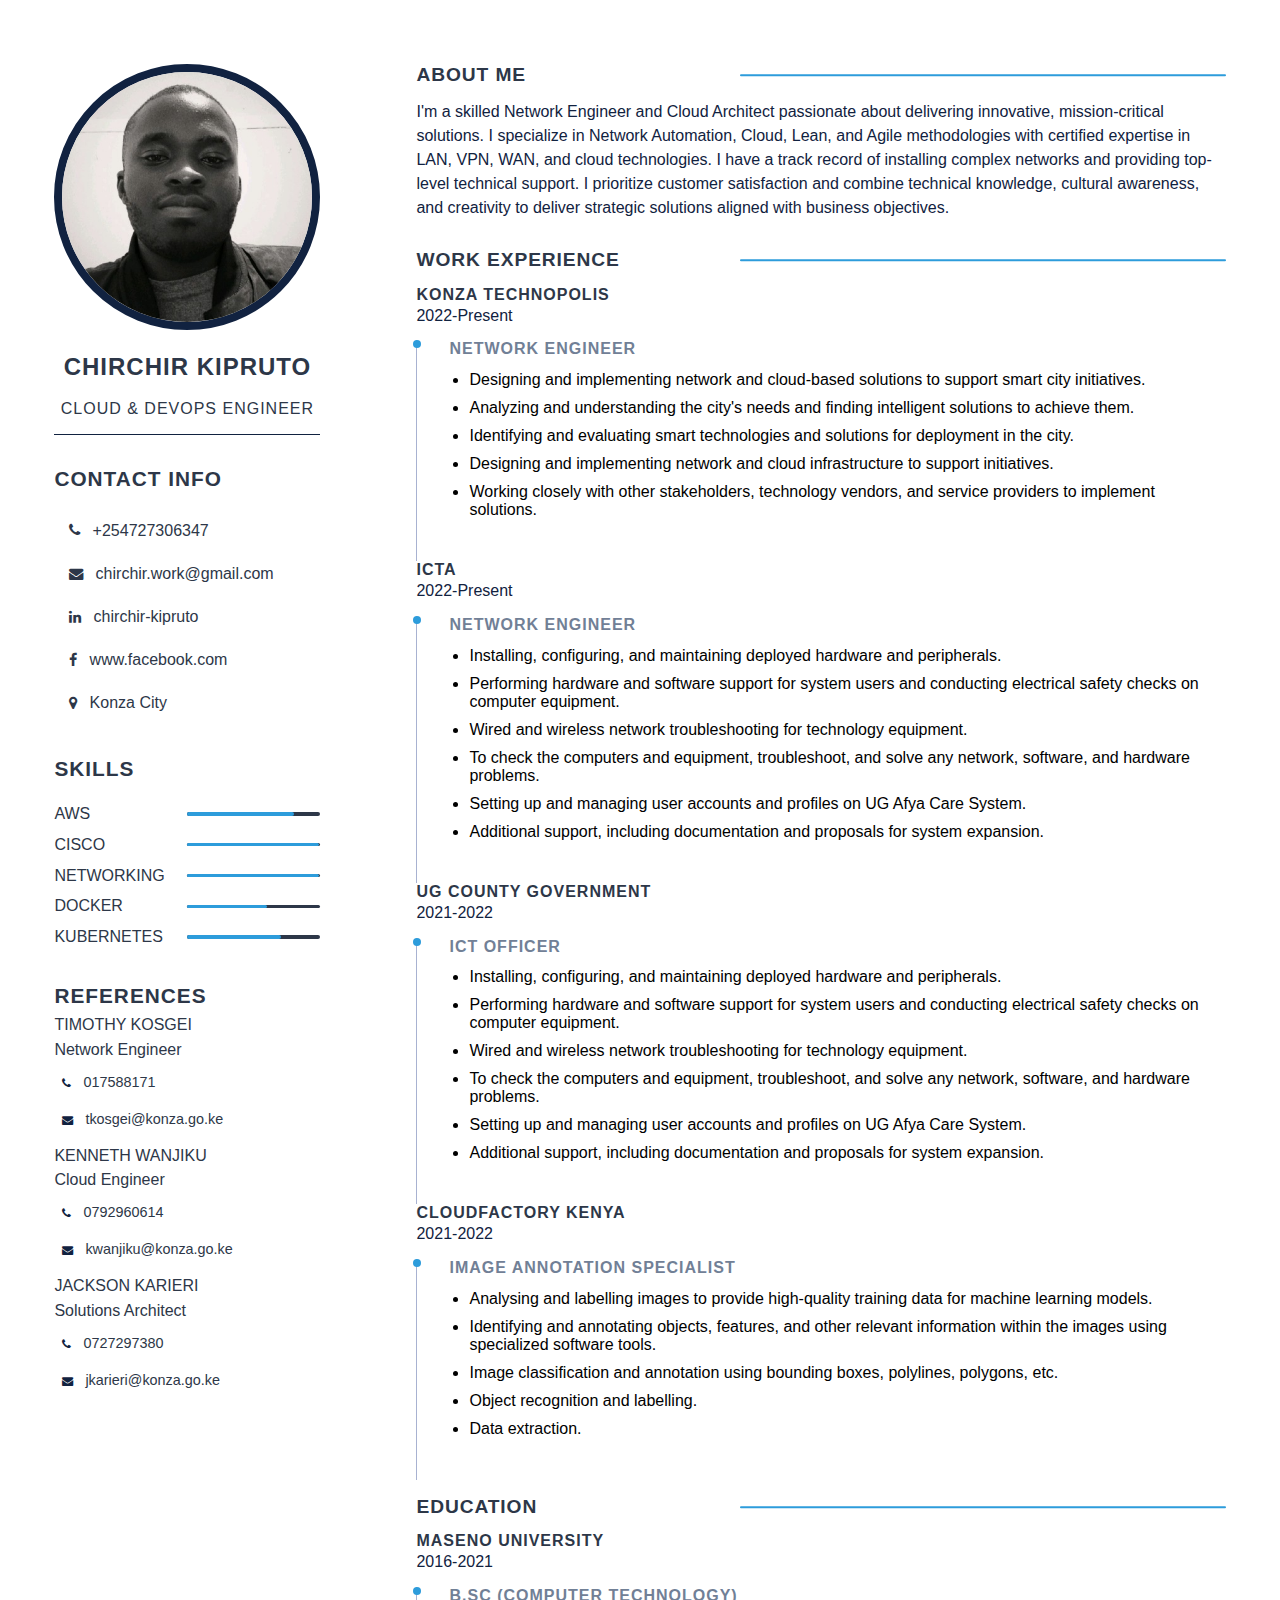
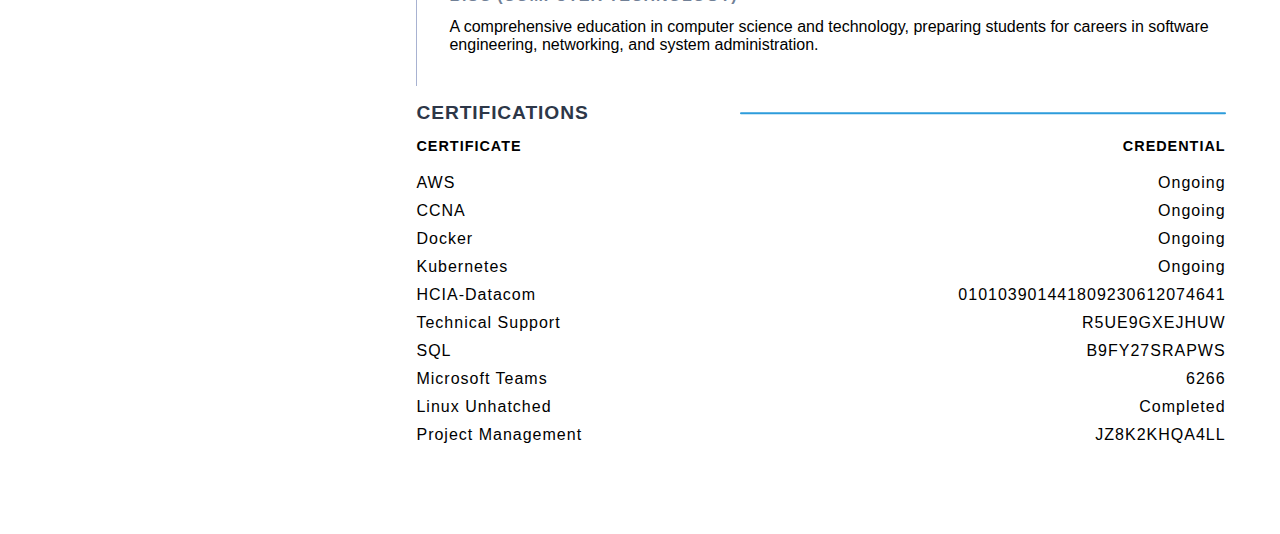
<file: index.html>
<!DOCTYPE html>
<html lang="en">
<head>
    <meta charset="UTF-8">
    <meta http-equiv="X-UA-Compatible" content="IE=edge">
    <meta name="viewport" content="width=device-width, initial-scale=1.0">
    <title>Resume</title>
    <link rel="stylesheet" href="style.css">
    <link rel="preconnect" href="https://fonts.googleapis.com">
    <link rel="preconnect" href="https://fonts.gstatic.com" crossorigin>
    <link href="https://fonts.googleapis.com/css2?family=Lato:wght@100;300;400;700&display=swap" rel="stylesheet">
    <link rel="stylesheet" href="https://cdnjs.cloudflare.com/ajax/libs/font-awesome/4.7.0/css/font-awesome.min.css">
</head>
<body>
    <main class="main-content">
    <section class="left-section">
        <div class="left-content">
            <div class="profile">
                <div class="image">
                <img src="Profile.jpg" alt="">
                </div>
                <h2 class="name">Chirchir Kipruto</h2>
                <p class="career">Cloud & DevOps Engineer</p>
            </div>
            <div class="contact-info">
                <h3 class="main-title">Contact Info</h3>
                <ul>
                    <li>
                        <i class="fa fa-phone"></i>
                        +254727306347
                    </li>
                    <li>
                        <i class="fa fa-envelope"></i>
                        chirchir.work@gmail.com
                    </li>
                    <li>
                        <i class="fa fa-linkedin"></i>
                        chirchir-kipruto
                    </li>
                    <li>
                        <i class="fa fa-facebook"></i>
                        www.facebook.com
                    </li>
                    <li>
                        <i class="fa fa-map-marker"></i>
                        Konza City
                    </li>
                </ul>
            </div>
            <div class="skills-section">
                <h3 class="main-title">Skills</h3>
                <ul>
                    <li>
                        <p class="Skill-title">AWS</p>
                        <div class="progress-bar">
                            <div class="progress AWS-progress"></div>
                        </div>
                    </li>
                    <li>
                        <p class="Skill-title">Cisco</p>
                        <div class="progress-bar">
                            <div class="progress Cisco-progress"></div>
                        </div>
                    </li>
                    <li>
                        <p class="Skill-title">Networking</p>
                        <div class="progress-bar">
                            <div class="progress Networking-progress"></div>
                        </div>
                    </li>
                    <li>
                        <p class="Skill-title">Docker</p>
                        <div class="progress-bar">
                            <div class="progress Docker-progress"></div>
                        </div>
                    </li>
                    <li>
                        <p class="Skill-title">Kubernetes</p>
                        <div class="progress-bar">
                            <div class="progress Kubernetes-progress"></div>
                        </div>
                    </li>
                </ul>
            </div>
            <div class="references-section">
                    <h3 Class="main-title">References</h3>
                    <div class="referee">
                        <p class="sub-title">Timothy Kosgei</p>
                        <p class="sub-para">Network Engineer</p>
                        <ul>
                            <li>
                                <i class="fa fa-phone"></i>
                                017588171
                            </li>
                            <li>
                                <i class="fa fa-envelope"></i>
                                tkosgei@konza.go.ke
                            </li>
                        </ul>
                        <p class="sub-title">Kenneth Wanjiku</p>
                        <p class="sub-para">Cloud Engineer</p>
                        <ul>
                            <li>
                                <i class="fa fa-phone"></i>
                                0792960614
                            </li>
                            <li>
                                <i class="fa fa-envelope"></i>
                                kwanjiku@konza.go.ke
                            </li>
                        </ul>
                        <p class="sub-title">Jackson Karieri</p>
                        <p class="sub-para">Solutions  Architect</p>
                        <ul>
                            <li>
                                <i class="fa fa-phone"></i>
                                0727297380
                            </li>
                            <li>
                                <i class="fa fa-envelope"></i>
                                jkarieri@konza.go.ke
                            </li>
                        </ul>
                    </div>
            </div>
        </div>
    </section>
    <section class="right-section">
        <div class="right-main-content">
            <section class="about sect">
                <h2 class="right-title">About Me</h2>
                <p class="para">
                    I'm a skilled Network Engineer and Cloud Architect passionate about delivering innovative, mission-critical solutions. I specialize in Network Automation, Cloud, Lean, and Agile methodologies with certified expertise in LAN, VPN, WAN, and cloud technologies. I have a track record of installing complex networks and providing top-level technical support. I prioritize customer satisfaction and combine technical knowledge, cultural awareness, and creativity to deliver strategic solutions aligned with business objectives.
                </p>
            </section>
            <section class="experience sect">
                <h3 class="right-title">Work Experience</h2>
                <div class="timeline">
                    <div class="left-tl-content">
                        <h5 class="tl-title">Konza Technopolis</h5>
                        <p class="para">2022-Present</p>
                    </div>
                    <div class="right-tl-content">
                        <div class="tl-content">
                            <h5 class="tl-title-2">Network Engineer</h5>
                                <div class="roles">
                                <ul>
                                    <li>Designing and implementing network and cloud-based solutions to support smart city initiatives.</li>
                                    <li>Analyzing and understanding the city's needs and finding intelligent solutions to achieve them.</li>
                                    <li>Identifying and evaluating smart technologies and solutions for deployment in the city.</li>
                                    <li>Designing and implementing network and cloud infrastructure to support initiatives.</li>
                                    <li>Working closely with other stakeholders, technology vendors, and service providers to implement solutions.</li>
                                </ul>
                                </div>
                        </div>
                    </div>
                </div>
                <div class="timeline">
                    <div class="left-tl-content">
                        <h5 class="tl-title">ICTA</h5>
                        <p class="para">2022-Present</p>
                    </div>
                    <div class="right-tl-content">
                        <div class="tl-content">
                            <h5 class="tl-title-2">Network Engineer</h5>
                            <div class="roles">
                            <ul>
                                <li>Installing, configuring, and maintaining deployed hardware and peripherals.</li>
                                <li>Performing hardware and software support for system users and conducting electrical safety checks on computer equipment.</li>
                                <li>Wired and wireless network troubleshooting for technology equipment.</li>
                                <li>To check the computers and equipment, troubleshoot, and solve any network, software, and hardware problems.</li>
                                <li>Setting up and managing user accounts and profiles on UG Afya Care System.</li>
                                <li>Additional support, including documentation and proposals for system expansion.</li>
                            </ul>
                            </div>
                        </div>
                    </div>
                </div>
                <div class="timeline">
                    <div class="left-tl-content">
                        <h5 class="tl-title">UG County Government</h5>
                        <p class="para">2021-2022</p>
                    </div>
                    <div class="right-tl-content">
                        <div class="tl-content">
                            <h5 class="tl-title-2">ICT Officer</h5>
                            <div class="roles">
                            <ul>
                                <li>Installing, configuring, and maintaining deployed hardware and peripherals.</li>
                                <li>Performing hardware and software support for system users and conducting electrical safety checks on computer equipment.</li>
                                <li>Wired and wireless network troubleshooting for technology equipment.</li>
                                <li>To check the computers and equipment, troubleshoot, and solve any network, software, and hardware problems.</li>
                                <li>Setting up and managing user accounts and profiles on UG Afya Care System.</li>
                                <li>Additional support, including documentation and proposals for system expansion.</li>
                            </ul>
                            </div>
                        </div>
                    </div>
                    
                </div>
                <div class="timeline">
                    <div class="left-tl-content">
                        <h5 class="tl-title">Cloudfactory Kenya</h5>
                        <p class="para">2021-2022</p>
                    </div>
                    <div class="right-tl-content">
                        <div class="tl-content">
                            <h5 class="tl-title-2">Image Annotation Specialist</h5>
                            <div class="roles">
                            <ul>
                                <li>Analysing and labelling images to provide high-quality training data for machine learning models.</li>
                                <li>Identifying and annotating objects, features, and other relevant information within the images using specialized software tools.</li>
                                <li>Image classification and annotation using bounding boxes, polylines, polygons, etc.</li>
                                <li>Object recognition and labelling.</li>
                                <li>Data extraction.</li>
                            </ul>
                            </div>
                        </div>
                    </div>
                    
                </div>
            </section>
            <section class="education sect">
                <h3 class="right-title">Education</h2>
                <div class="timeline">
                    <div class="left-tl-content">
                        <h5 class="tl-title">Maseno University</h5>
                        <p class="para">2016-2021</p>
                    </div>
                    <div class="right-tl-content">
                        <div class="tl-content">
                            <h5 class="tl-title-2">B.sc (Computer Technology)</h5>
                            <p>A comprehensive education in computer science and technology, preparing students for careers in software engineering, networking, and system administration.</p>
                        </div>
                    </div>
                </div>
            </section>
            <section class="certifications sect">
                <h2 class="right-title">Certifications</h2>
                    <div class="word-wrapper">
                        <span class="left-word">Certificate</span>
                        <span class="right-word">Credential</span>
                    </div>
                        <div class="certificates-wrapper">
                            <span class="left-cert">AWS</span>
                            <span class="right-cert">Ongoing</span>
                        </div>
                        <div class="certificates-wrapper">
                            <span class="left-cert">CCNA</span>
                            <span class="right-cert">Ongoing</span>
                        </div>
                        <div class="certificates-wrapper">
                            <span class="left-cert">Docker</span>
                            <span class="right-cert">Ongoing</span>
                        </div>
                        <div class="certificates-wrapper">
                            <span class="left-cert">Kubernetes</span>
                            <span class="right-cert">Ongoing</span>
                        </div>
                        <div class="certificates-wrapper">
                            <span class="left-cert">HCIA-Datacom</span>
                            <span class="right-cert">010103901441809230612074641</span>
                        </div>
                        <div class="certificates-wrapper">
                            <span class="left-cert">Technical Support</span>
                            <span class="right-cert">R5UE9GXEJHUW</span>
                        </div>
                        <div class="certificates-wrapper">
                            <span class="left-cert">SQL</span>
                            <span class="right-cert">B9FY27SRAPWS</span>
                        </div>
                        <div class="certificates-wrapper">
                            <span class="left-cert">Microsoft Teams</span>
                            <span class="right-cert">6266</span>
                        </div>
                        <div class="certificates-wrapper">
                            <span class="left-cert">Linux Unhatched</span>
                            <span class="right-cert">Completed</span>
                        </div>
                        <div class="certificates-wrapper">
                            <span class="left-cert">Project Management</span>
                            <span class="right-cert">JZ8K2KHQA4LL</span>
                        </div>
                    </div>
            </section>
        </div>
    </section>
</main>
</body>
</html>
</file>
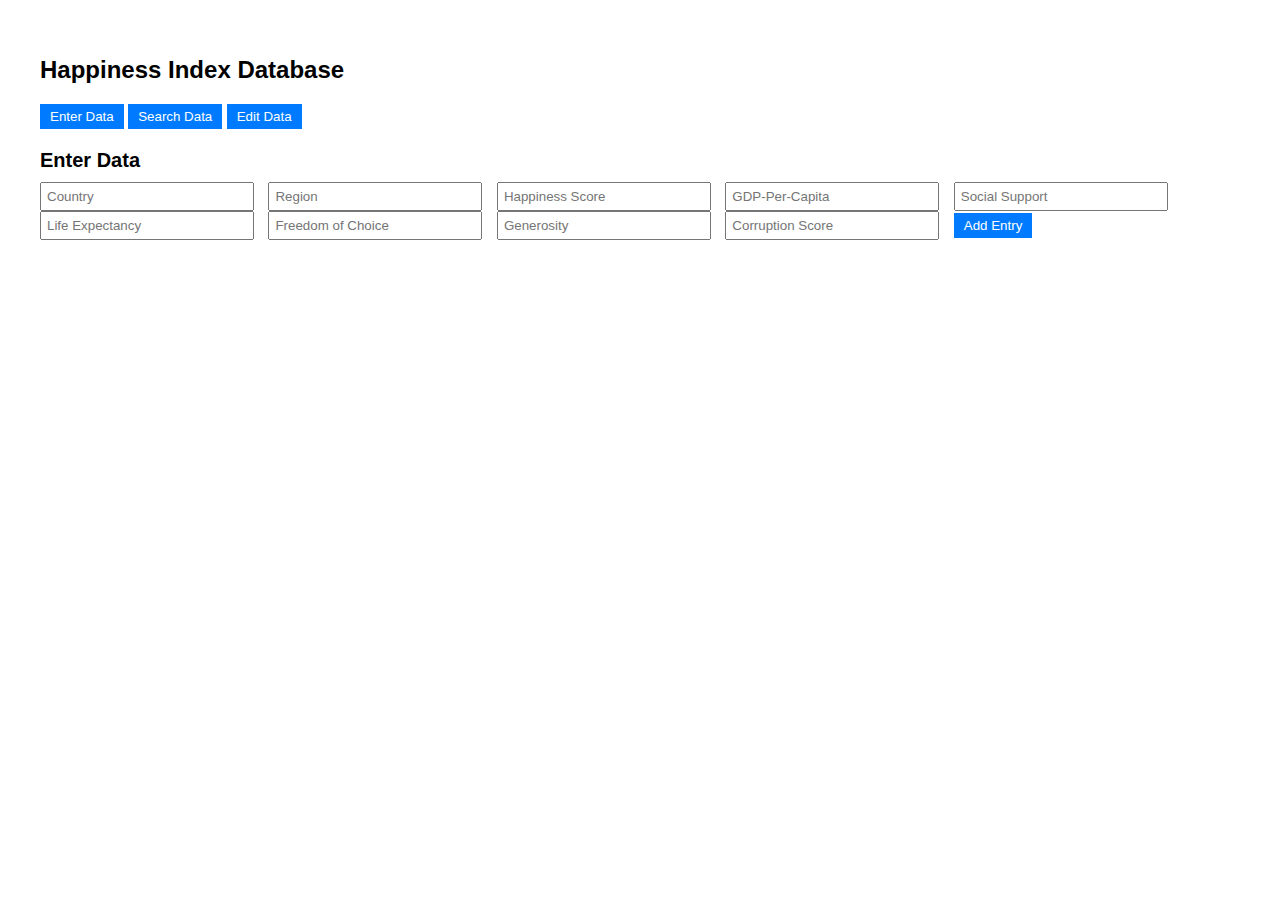
<file: website/index.html>
<!DOCTYPE html>
<html>
<head>
    <title>Happiness Index Database</title>
    <link rel="stylesheet" type="text/css" href="styles.css">
    <!-- <script src="script.js"></script> -->
</head>
<body>
    <h1>Happiness Index Database</h1>

    <!-- Main Page Buttons -->
    <div id="main-buttons">
        <button id="enter-button">Enter Data</button>
        <button id="search-button">Search Data</button>
        <button id="edit-button">Edit Data</button>
    </div>

    <!-- Data Entry Interface (Hidden by Default) -->
    <div id="data-entry" class="hidden">
        <h2>Enter Data</h2>
        <form id="entry-form">
            <!-- Input fields for data entry here -->
            <input type="text" id="country-input" placeholder="Country" required>
            <input type="text" id="region-input" placeholder="Region" required>
            <input type="number" id="HappinessScore-input" placeholder="Happiness Score" step="0.01" required>
            <input type="number" id="GDP-input" placeholder="GDP-Per-Capita" step="0.01" required>
            <input type="number" id="SocialSupport-input" placeholder="Social Support" step="0.01" required>
            <input type="number" id="LifeExpectancy-input" placeholder="Life Expectancy" step="0.01" required>
            <input type="number" id="Freedom-input" placeholder="Freedom of Choice" step="0.01" required>
            <input type="number" id="Generosity-input" placeholder="Generosity" step="0.01" required>
            <input type="number" id="Corruption-input" placeholder="Corruption Score" step="0.01" required>
            <button type="button" id="add-button">Add Entry</button>
        </form>
    </div>

    <!-- Data Search Interface (Hidden by Default) -->
    <div id="data-search" class="hidden">
        <h2>Search Data</h2>
        <form id="search-form">
            <!-- Input fields for data search here -->
            <input type="text" id="search-input" placeholder="Search by Country">
            <button type="button" id="search-data-button">Search</button>
        </form>
        <!-- Display search results here -->
    </div>

    <!-- Data Edit Interface (Hidden by Default) -->
    <div id="data-edit" class="hidden">
        <h2>Edit Data</h2>
        <form id="edit-form">
            <!-- Input fields for data editing here -->
            <input type="text" id="edit-country-input" placeholder="Country to Edit">
            <!-- Add input fields for editing other columns -->
            <input type="number" id="edit-happiness-score-input" placeholder="Happiness Score" step="0.01" required>
            <input type="number" id="edit-gdp-input" placeholder="GDP-Per-Capita" step="0.01" required>
            <!-- Add more input fields for other columns you want to edit -->
            <button type="button" id="edit-data-button">Edit Entry</button>
        </form>
    </div>

    <script src="script.js"></script>
</body>
</html>
</file>
<file: style.css>
* {
    margin: 0;
    padding: 0;
    box-sizing: border-box;
    list-style: none;
    font-family: 'Nunito', sans-serif;

}

body{
    background-color: lightestnavy;

}

.main-content{
    min-height: 100vh;
    width: 99%;
    margin: 2rem auto;
    display: grid;
    grid-template-columns: repeat(7, 1fr);
}
.left-section{
    grid-column: span 2;
    height: 100%;
    background-color: 8892b0;
}
.right-section{
    grid-column: span 5;
    height: 100%;
    background: color #112240;
}

.left-content{
    padding: 2rem 3rem;
}
.profile{
    width: 100%;
    border-bottom: 1px solid #112240;
}

.image{
    width: 100%;
    text-align: center;
}
.profile img{
    width: 100%;
    border-radius: 50%;
    border: 8px solid #112240;
    
}

.name{
    font-size: 1.5rem;
    color: #2D3748;
    text-align: center;
    text-transform: uppercase;
    letter-spacing: 1px;
    padding: 1.2rem 0;
}

.career{
    font-size: 1rem;
    color: #2D3748;
    text-align: center;
    text-transform: uppercase;
    letter-spacing: 1px;
    padding-bottom: 1rem;
}
/*check the repo*/
.main-title{
    font-size: 1.3em;
    text-transform: uppercase;
    letter-spacing: 1px;
    color: #2D3748;
    padding-top: 2rem;
}
.contact-info ul{
    padding-top: 1.1rem;
}
.contact-info ul li{
    padding: 0.1rem;
    display: flex;
    align-items: center;
    color: #2D3748;
}
.contact-info ul li i{
    padding: 0.8rem;
    font-size: .9rem;
    color: #2D3748;
}

.skills-section ul{
    padding-top: 1.1rem;
}

.skills-section ul li{
    display: grid;
    align-items: center;
    grid-template-columns: repeat(2, 1fr);
    padding: .4rem 0;

}

.progress-bar{
    width: 100%;
    height: .2rem;
    background-color: #2D3748;
    position: relative;
    border-radius: 12px;
}

.progress{
    height: 100%;
    position: absolute;
    left: 0;
    background-color: #2D9CDB;
    border-radius: 12px;
}

.AWS-progress{
    width: 80%;
}
.Cisco-progress{
    width: 99%;
}
.Networking-progress{
    width: 99%;
}
.Docker-progress{
    width: 60%;
}
.Kubernetes-progress{
    width: 70%;
}

.Skill-title{
    text-transform:uppercase ;
    color: #2D3748;
    font-size: 1rem;
    padding-right: .5rem;
}

.sub-title{
    padding-top: .5rem;
    text-transform: uppercase;
    color: #2D3748;
    font-size: 1rem;
    padding-right: .5rem;
}

.sub-para{
    color: #2D3748;
    padding: .4rem 0;
}

.references-section li{
    color: #2D3748;
    font-size: .9rem;
    padding: 0.3rem 0;
}

.references-section li i{
    padding: .5rem;
    font-size: .7rem;
    color: #112240;
}

.right-main-content{
    padding: 2rem 3rem;
}

.right-title{
    letter-spacing: .9px;
    text-transform: uppercase;
    color: #2D3748;
    margin-bottom: .9rem;
    position: relative;
    font-size: 1.2rem;
}
.right-title::after{
    top: 50%;
    content:"";
    position: absolute;
    width: 60%;
    height:.1rem;
    border-radius: 5px;
    background-color: #2D9CDB;
    right: 0;
    transform: translateY(-50%);

}

.para{
    line-height: 1.5rem;
    color:#112240;
    font-size: 1rem;
    padding-bottom: 0.8rem;
}
.sect{
    padding-bottom: 1rem;
    grid-template-columns: repeat(4, 1fr);
}

.timeline{
    display: grid;
    grid-column: span 1.5;
}
.tl-title{
    letter-spacing: 1px;
    font-size: 1rem;
    color: #2D3748;
    text-transform: uppercase;
}

.tl-title-2{
    letter-spacing: 1px;
    font-size: 1rem;
    color: #718096;
    text-transform: uppercase;
    padding-bottom: .8rem;
}

.roles ul li{
    list-style-type:disc; 
    margin-bottom: 10px; 
    margin-left: 20px; 

}
.tl-content{
    border-left: 1px solid #a8b2d1;
    padding-left: 2rem;
    position: relative;
    padding-bottom: 2rem;
    
}
.left-tl-content{
    grid-column: span 1.5;
}
.right-tl-content{
    grid-column: span 4;
}

.tl-title-2::before{
    content:"";
    position: absolute;
    width: .5rem;
    height: .5rem;
    background-color: #2D9CDB;
    border-radius: 50%;
    left: 0;
    transform: translateX(-50%);


}

.word-wrapper {
    display: flex;
    justify-content: space-between;
    align-items: center;
    margin-bottom: .8rem;
}

.left-word {
    text-align: left;
    letter-spacing: 1px;
    font-size: 1rem;
    color: #718096;
    text-transform: uppercase;
}

.right-word {
    text-align: right;
    letter-spacing: 1px;
    font-size: 1rem;
    color: #718096;
    text-transform: uppercase;
}
.word-wrapper {
    display: flex;
    justify-content: space-between;
    align-items: center;
    margin-bottom: 20px;
}

.left-word {
    text-align: left;
    letter-spacing: 1px;
    font-size: .9rem;
    color: black;
    font-weight: bold;
}

.right-word {
    text-align: right;
    letter-spacing: 1px;
    font-size: .9rem;
    color: black;
    font-weight: bold;
}

.certificates-wrapper {
    display: flex;
    justify-content: space-between;
    align-items: center;
    margin-bottom: 10px;
}

.left-cert {
    text-align: left;
    letter-spacing: 1px;
    font-size: 1rem;
    color: black;
}

.right-cert {
    text-align: right;
    letter-spacing: 1px;
    font-size: 1rem;
    color: black;
}

.desc{
    list-style: disc; /* set bullet style to disc */
    margin-bottom: 20px; /* add margin for spacing */
}

/*Media Queries*/
@media screen and (max-width:823px){
    .right-title::after{
        width: 40%;
    }
    .left-section{
        grid-column: span 3;
    }
    .right-section{
        grid-column: span 4;
    }
}
@media screen and (max-width:780px){
    .timeline{
        grid-template-columns: repeat(1, 1fr);
    }
    .left-section{
        grid-column: span 3;
    }
    .right-section{
        grid-column: span 4;
    }
}
@media screen and (max-width:1200px) {
    .main-content{
        grid-template-columns: repeat(1, 1fr);
    }
    .profile img{
        width: 30%;
    }
}
</file>
<file: website/styles.css>
body {
    font-family: Arial, sans-serif;
    margin: 20px;
    padding: 20px;
}

form {
    margin-bottom: 10px;
}

input[type="text"],
input[type="number"] {
    width: 200px;
    padding: 5px;
    margin-right: 10px;
}

button {
    padding: 5px 10px;
    background-color: #007bff;
    color: #fff;
    border: none;
    cursor: pointer;
}

h1 {
    font-size: 24px;
    margin-bottom: 20px;
}

h2 {
    font-size: 20px;
    margin-top: 20px;
    margin-bottom: 10px;
}
.hidden {
    display: none;
}
</file>
